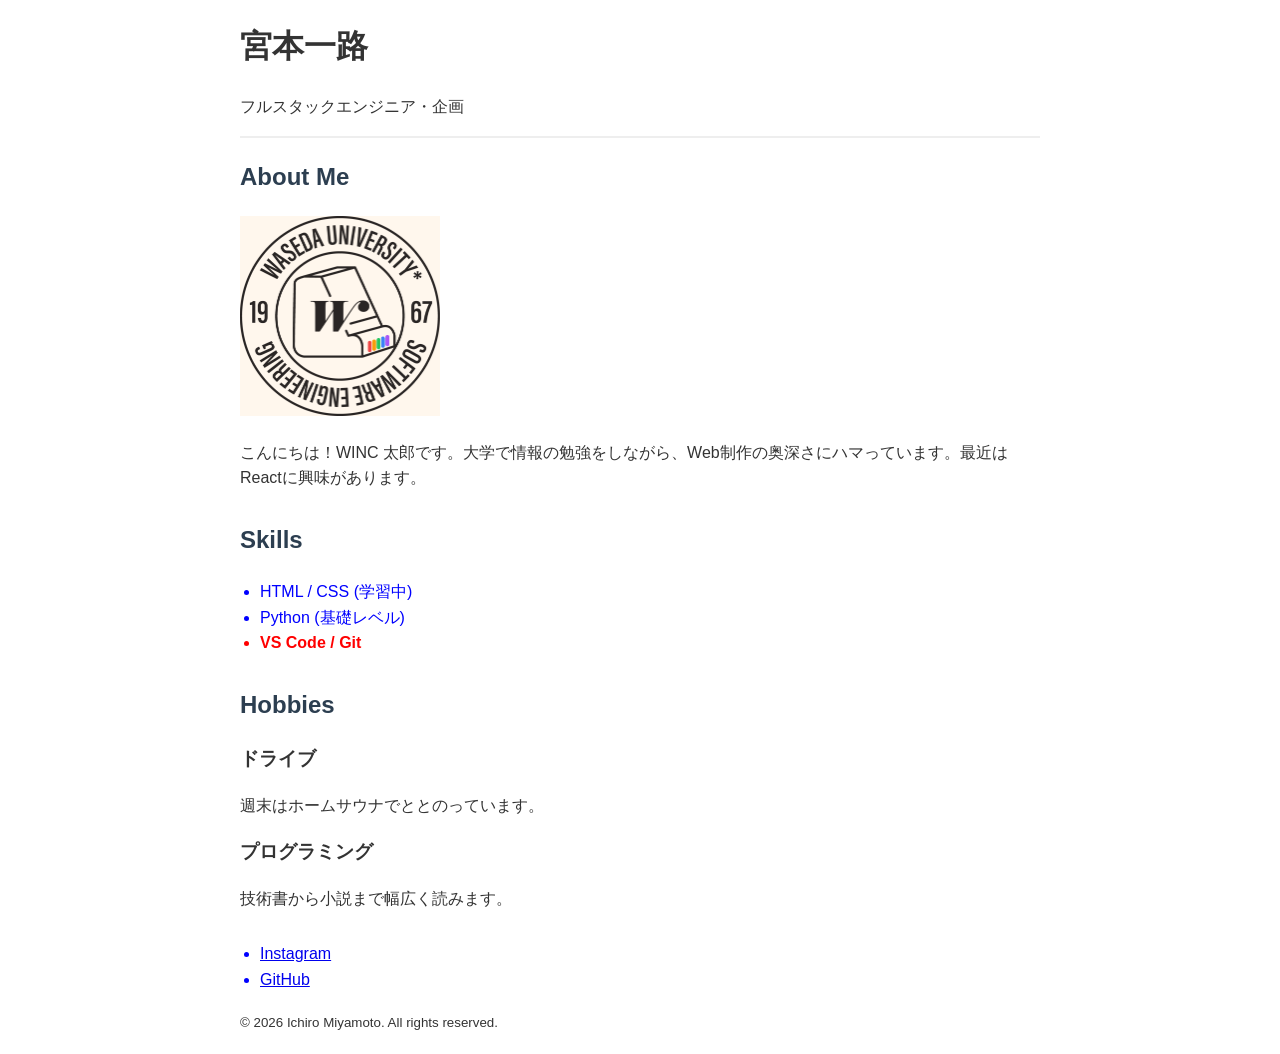
<file: project-core/index.html>
<!DOCTYPE html>
<html lang="ja">
<head>
    <meta charset="UTF-8">
    <meta name="viewport" content="width=device-width, initial-scale=1.0">
    <title>Ichiro Miyamoto | Identity Card</title>
    <link rel="stylesheet" href="style.css">
</head>
<body>
    <header>
        <h1>宮本一路</h1>
        <p>フルスタックエンジニア・企画</p>
    </header>

    <main>
        <section id="about">
            <h2>About Me</h2>
            <img src="badge-colored@4x.png" alt="宮本一路の写真" class="profile-pic" width="200" height="200">
            <p>こんにちは！WINC 太郎です。大学で情報の勉強をしながら、Web制作の奥深さにハマっています。最近はReactに興味があります。</p>
        </section>

        <section id="skills">
            <h2>Skills</h2>
            <ul>
                <li>HTML / CSS (学習中)</li>
                <li>Python (基礎レベル)</li>
                <li class="important-skill">VS Code / Git</li>
            </ul>
        </section>

        <section id="hobbies">
            <h2>Hobbies</h2>
            <article>
                <h3>ドライブ</h3>
                <p>週末はホームサウナでととのっています。</p>
            </article>
            <article>
                <h3>プログラミング</h3>
                <p>技術書から小説まで幅広く読みます。</p>
            </article>
        </section>
    </main>

    <footer>
        <nav>
            <ul>
                <li><a href="https://instagram.com/ichi1.9adgjm_">Instagram</a></li>
                <li><a href="https://github.com/ichiro16go">GitHub</a></li>
            </ul>
        </nav>
        <p><small>&copy; 2026 Ichiro Miyamoto. All rights reserved.</small></p>
    </footer>
</body>
</html>
</file>
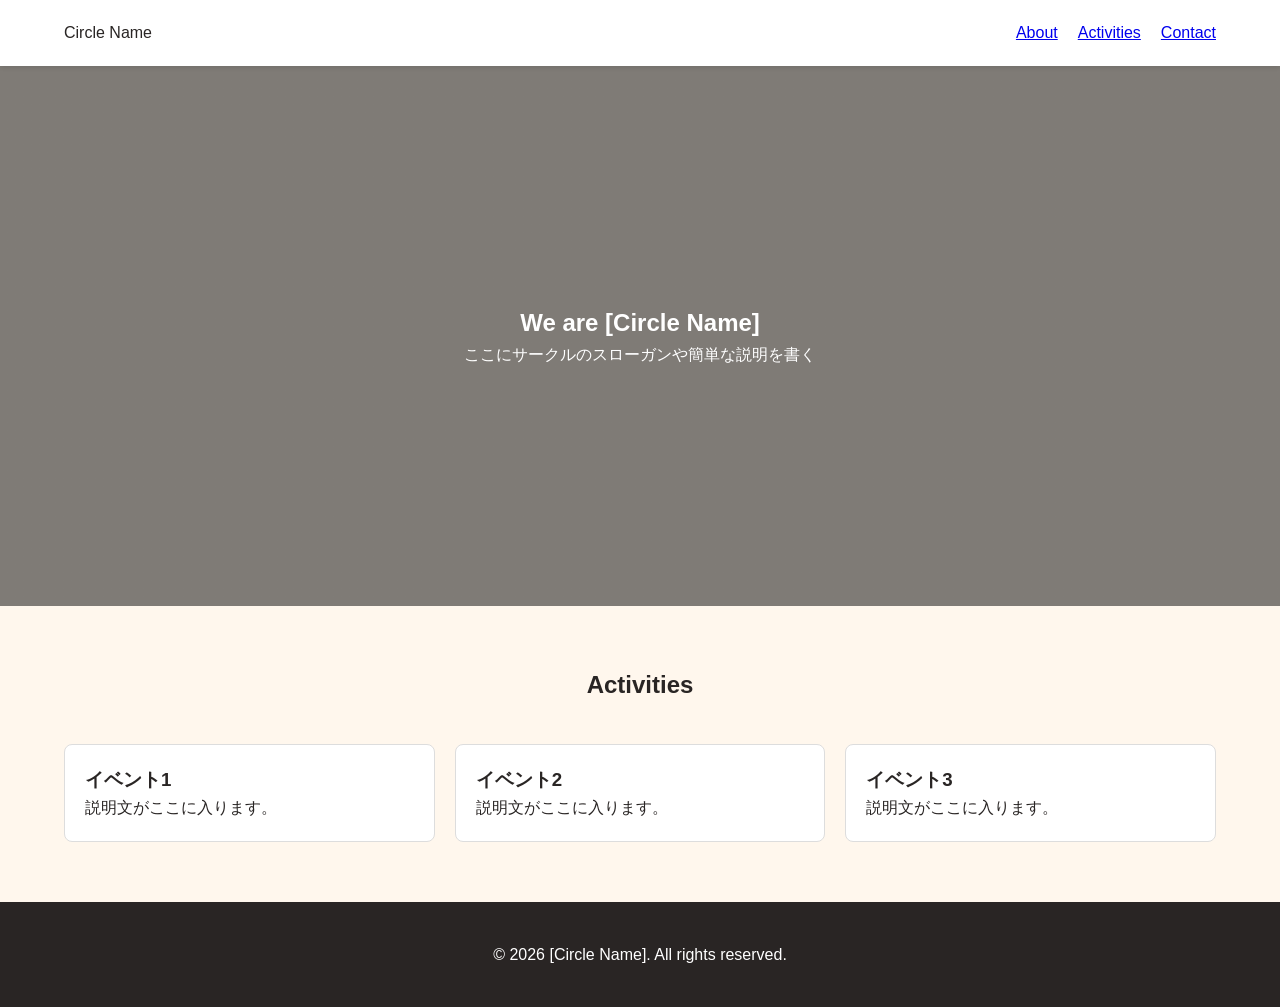
<file: milestones/group-work-starter/index.html>
<!DOCTYPE html>
<html lang="ja">
<head>
    <meta charset="UTF-8">
    <meta name="viewport" content="width=device-width, initial-scale=1.0">
    <title>【Template】サークルHP</title>
    <link rel="stylesheet" href="style.css">
    <!-- Google Fonts など、好みのフォントをここに追加 -->
</head>
<body>

    <!-- [Rebuttal: なぜ header タグを使うのか？] 
         単なる div ではなく、文書の「頭」であることを検索エンジンや支援技術に伝えるため。-->
    <header class="header">
        <div class="logo">Circle Name</div>
        <nav class="nav">
            <ul class="nav-list">
                <li><a href="#">About</a></li>
                <li><a href="#">Activities</a></li>
                <li><a href="#">Contact</a></li>
            </ul>
        </nav>
    </header>

    <main>
        <!-- ヒーローセクション: キャッチコピーと背景画像 -->
        <section class="hero">
            <h1>We are [Circle Name]</h1>
            <p>ここにサークルのスローガンや簡単な説明を書く</p>
        </section>

        <!-- アクティビティ: Gridレイアウトの練習に最適 -->
        <section class="activities">
            <h2 class="section-title">Activities</h2>
            <div class="activity-grid">
                <div class="card">
                    <h3>イベント1</h3>
                    <p>説明文がここに入ります。</p>
                </div>
                <div class="card">
                    <h3>イベント2</h3>
                    <p>説明文がここに入ります。</p>
                </div>
                <div class="card">
                    <h3>イベント3</h3>
                    <p>説明文がここに入ります。</p>
                </div>
            </div>
        </section>
    </main>

    <footer class="footer">
        <p>&copy; 2026 [Circle Name]. All rights reserved.</p>
    </footer>

</body>
</html>
</file>
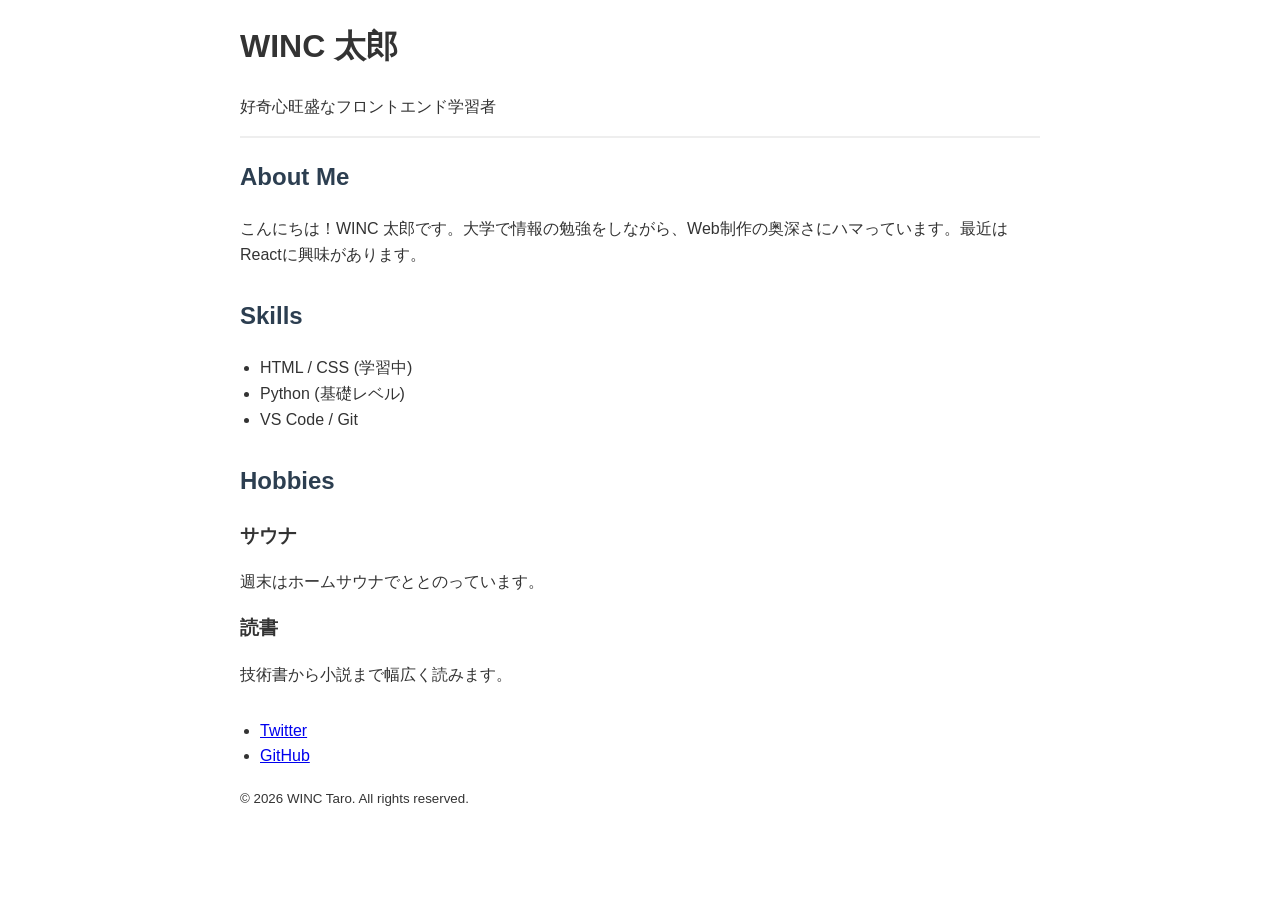
<file: milestones/week-01/index.html>
<!DOCTYPE html>
<html lang="ja">
<head>
    <meta charset="UTF-8">
    <meta name="viewport" content="width=device-width, initial-scale=1.0">
    <title>WINC Taro | Identity Card</title>
    <link rel="stylesheet" href="style.css">
</head>
<body>
    <header>
        <h1>WINC 太郎</h1>
        <p>好奇心旺盛なフロントエンド学習者</p>
    </header>

    <main>
        <section id="about">
            <h2>About Me</h2>
            <p>こんにちは！WINC 太郎です。大学で情報の勉強をしながら、Web制作の奥深さにハマっています。最近はReactに興味があります。</p>
        </section>

        <section id="skills">
            <h2>Skills</h2>
            <ul>
                <li>HTML / CSS (学習中)</li>
                <li>Python (基礎レベル)</li>
                <li>VS Code / Git</li>
            </ul>
        </section>

        <section id="hobbies">
            <h2>Hobbies</h2>
            <article>
                <h3>サウナ</h3>
                <p>週末はホームサウナでととのっています。</p>
            </article>
            <article>
                <h3>読書</h3>
                <p>技術書から小説まで幅広く読みます。</p>
            </article>
        </section>
    </main>

    <footer>
        <nav>
            <ul>
                <li><a href="https://twitter.com/example">Twitter</a></li>
                <li><a href="https://github.com/example">GitHub</a></li>
            </ul>
        </nav>
        <p><small>&copy; 2026 WINC Taro. All rights reserved.</small></p>
    </footer>
</body>
</html>
</file>
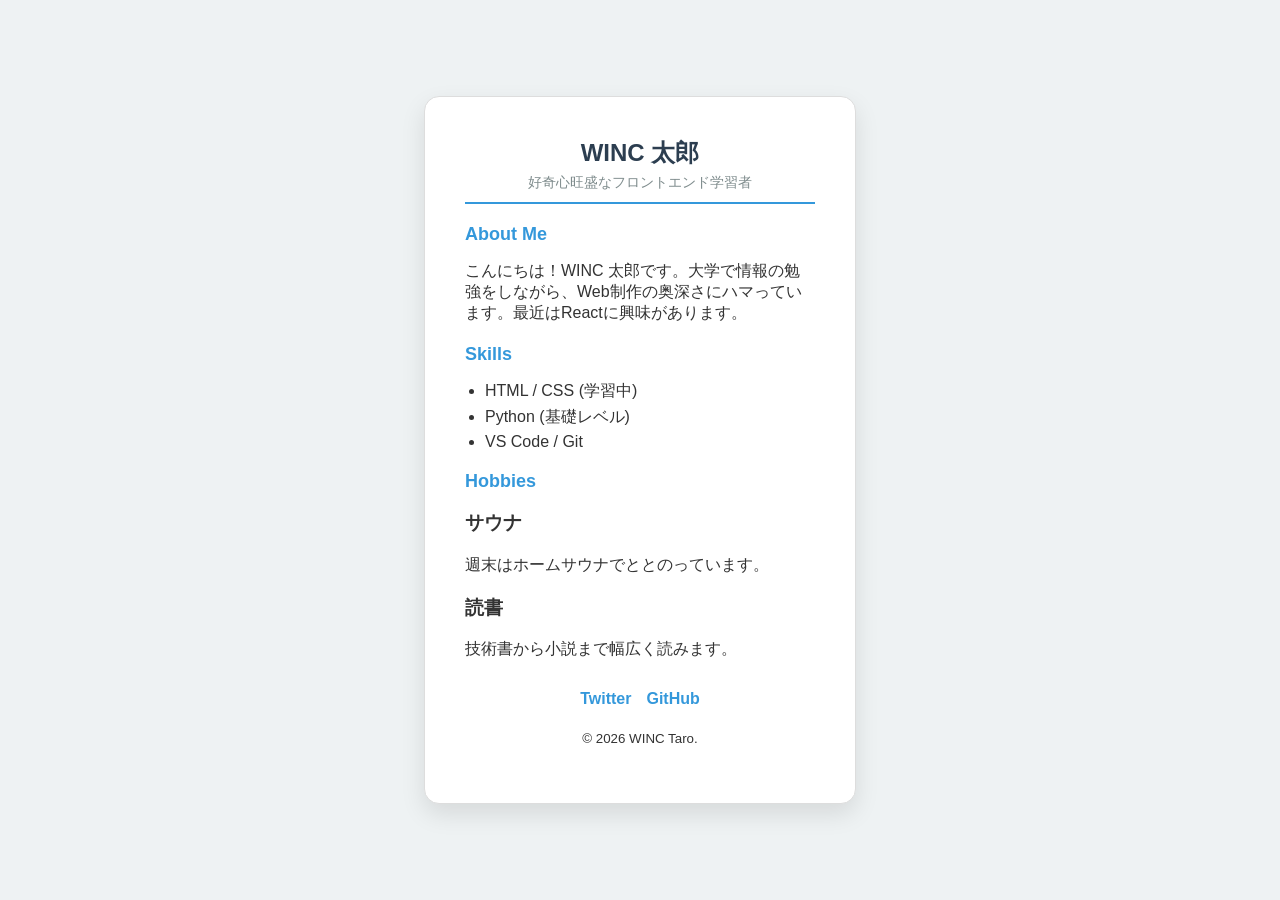
<file: milestones/week-02/index.html>
<!DOCTYPE html>
<html lang="ja">
<head>
    <meta charset="UTF-8">
    <meta name="viewport" content="width=device-width, initial-scale=1.0">
    <title>WINC Taro | Identity Card (Design)</title>
    <link rel="stylesheet" href="style.css">
</head>
<body>
    <!-- [Week 01] 構造をベースに、[Week 02] で装飾を加えています -->
    <div class="card">
        <header>
            <h1>WINC 太郎</h1>
            <p>好奇心旺盛なフロントエンド学習者</p>
        </header>

        <main>
            <section id="about">
                <h2>About Me</h2>
                <p>こんにちは！WINC 太郎です。大学で情報の勉強をしながら、Web制作の奥深さにハマっています。最近はReactに興味があります。</p>
            </section>

            <section id="skills">
                <h2>Skills</h2>
                <ul>
                    <li>HTML / CSS (学習中)</li>
                    <li>Python (基礎レベル)</li>
                    <li>VS Code / Git</li>
                </ul>
            </section>

            <section id="hobbies">
                <h2>Hobbies</h2>
                <article>
                    <h3>サウナ</h3>
                    <p>週末はホームサウナでととのっています。</p>
                </article>
                <article>
                    <h3>読書</h3>
                    <p>技術書から小説まで幅広く読みます。</p>
                </article>
            </section>
        </main>

        <footer>
            <nav>
                <ul class="sns-links">
                    <li><a href="#">Twitter</a></li>
                    <li><a href="#">GitHub</a></li>
                </ul>
            </nav>
            <p><small>&copy; 2026 WINC Taro.</small></p>
        </footer>
    </div>
</body>
</html>
</file>
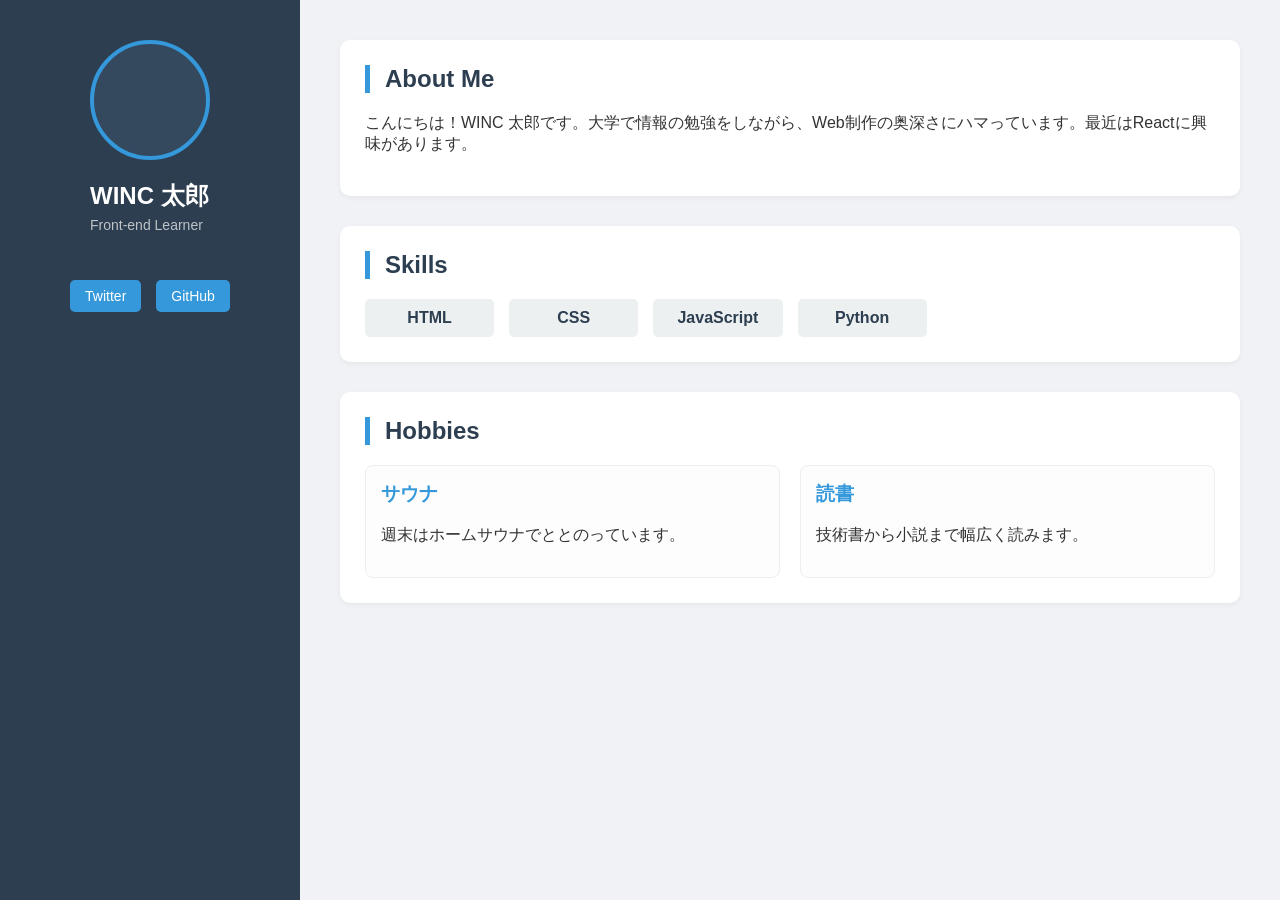
<file: milestones/week-03/index.html>
<!DOCTYPE html>
<html lang="ja">
<head>
    <meta charset="UTF-8">
    <meta name="viewport" content="width=device-width, initial-scale=1.0">
    <title>Dashboard | WINC Taro (Layout)</title>
    <link rel="stylesheet" href="style.css">
</head>
<body>
    <!-- [Week 01-02] カード形式から、[Week 03] でダッシュボード形式（2カラム）へ進化 -->
    <div class="dashboard-container">
        
        <!-- [Week 03 新規追加] サイドバー領域 -->
        <aside class="sidebar">
            <header>
                <div class="avatar"></div>
                <h1>WINC 太郎</h1>
                <p>Front-end Learner</p>
            </header>
            <nav>
                <ul class="sns-links">
                    <li><a href="#">Twitter</a></li>
                    <li><a href="#">GitHub</a></li>
                </ul>
            </nav>
        </aside>

        <!-- メインコンテンツ領域 -->
        <main class="main-content">
            <section id="about">
                <h2>About Me</h2>
                <p>こんにちは！WINC 太郎です。大学で情報の勉強をしながら、Web制作の奥深さにハマっています。最近はReactに興味があります。</p>
            </section>

            <!-- [Week 03 新規追加] CSS Grid を使用したスキルグリッド -->
            <section id="skills">
                <h2>Skills</h2>
                <div class="skills-grid">
                    <div class="skill-item">HTML</div>
                    <div class="skill-item">CSS</div>
                    <div class="skill-item">JavaScript</div>
                    <div class="skill-item">Python</div>
                </div>
            </section>

            <!-- [Week 03 新規追加] Flexbox を使用した横並びカード -->
            <section id="hobbies">
                <h2>Hobbies</h2>
                <div class="hobbies-flex">
                    <article class="hobby-card">
                        <h3>サウナ</h3>
                        <p>週末はホームサウナでととのっています。</p>
                    </article>
                    <article class="hobby-card">
                        <h3>読書</h3>
                        <p>技術書から小説まで幅広く読みます。</p>
                    </article>
                </div>
            </section>
        </main>
    </div>
</body>
</html>
</file>
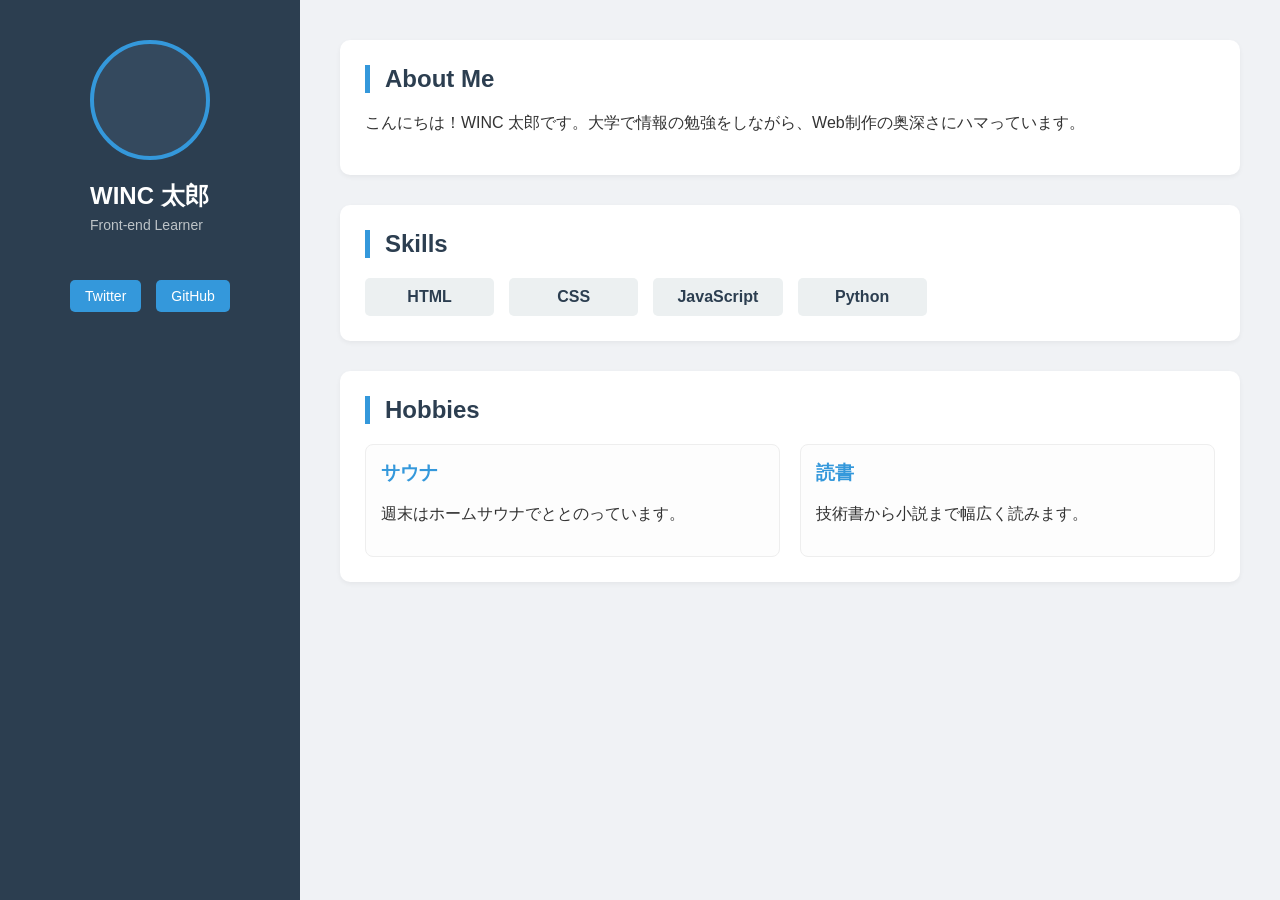
<file: milestones/week-04/index.html>
<!DOCTYPE html>
<html lang="ja">
<head>
    <meta charset="UTF-8">
    <meta name="viewport" content="width=device-width, initial-scale=1.0">
    <title>Dashboard | WINC Taro (Responsive)</title>
    <link rel="stylesheet" href="style.css">
</head>
<body>
    <!-- [Week 01-03] の集大成に、[Week 04] でレスポンシブ対応を追加 -->
    <div class="dashboard-container">
        
        <aside class="sidebar">
            <header>
                <div class="avatar"></div>
                <h1>WINC 太郎</h1>
                <p>Front-end Learner</p>
            </header>
            <nav>
                <ul class="sns-links">
                    <li><a href="#">Twitter</a></li>
                    <li><a href="#">GitHub</a></li>
                </ul>
            </nav>
        </aside>

        <main class="main-content">
            <section id="about">
                <h2>About Me</h2>
                <p>こんにちは！WINC 太郎です。大学で情報の勉強をしながら、Web制作の奥深さにハマっています。</p>
            </section>

            <section id="skills">
                <h2>Skills</h2>
                <div class="skills-grid">
                    <div class="skill-item">HTML</div>
                    <div class="skill-item">CSS</div>
                    <div class="skill-item">JavaScript</div>
                    <div class="skill-item">Python</div>
                </div>
            </section>

            <section id="hobbies">
                <h2>Hobbies</h2>
                <div class="hobbies-flex">
                    <article class="hobby-card">
                        <h3>サウナ</h3>
                        <p>週末はホームサウナでととのっています。</p>
                    </article>
                    <article class="hobby-card">
                        <h3>読書</h3>
                        <p>技術書から小説まで幅広く読みます。</p>
                    </article>
                </div>
            </section>
        </main>
    </div>
</body>
</html>
</file>
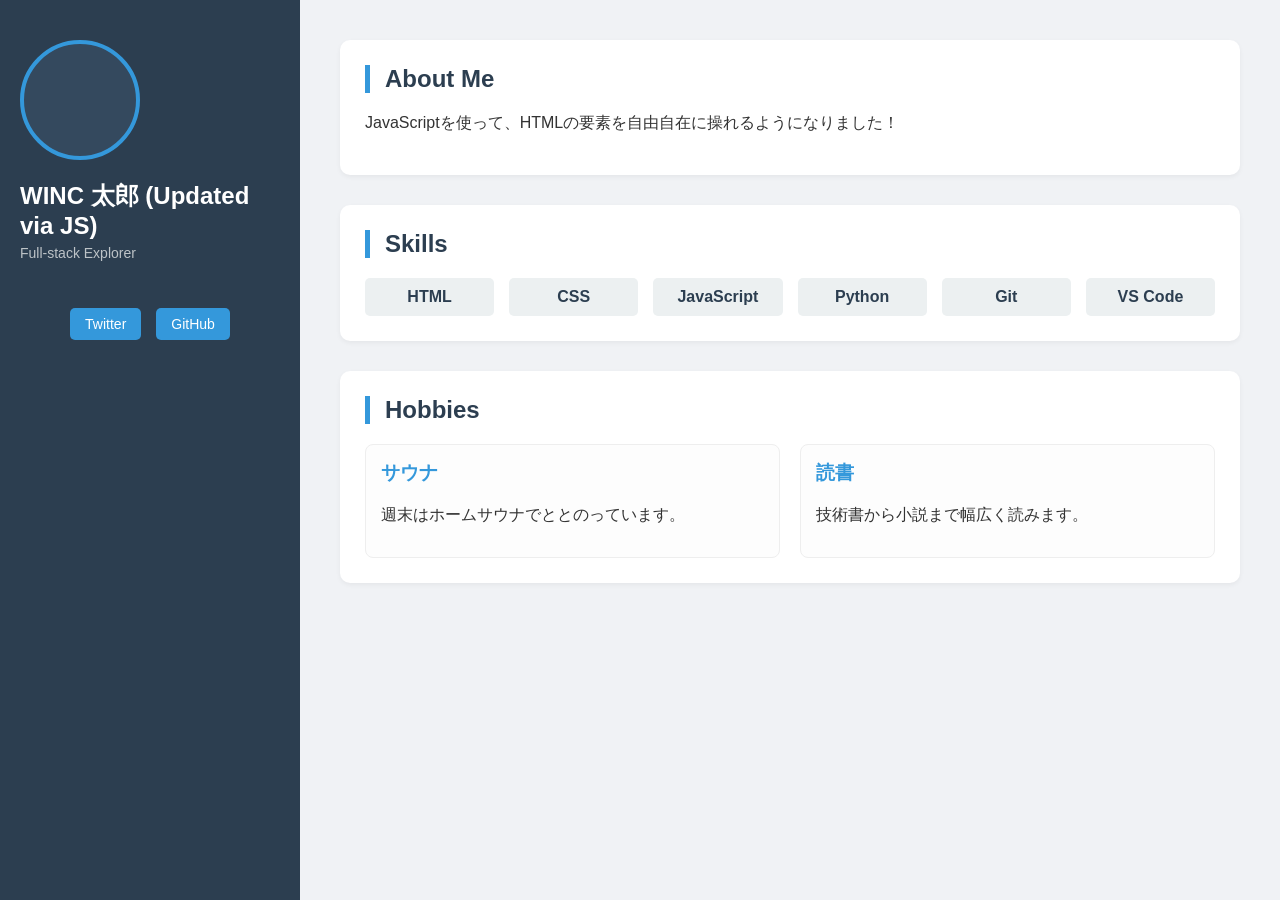
<file: milestones/week-05/index.html>
<!DOCTYPE html>
<html lang="ja">
<head>
    <meta charset="UTF-8">
    <meta name="viewport" content="width=device-width, initial-scale=1.0">
    <title>Dynamic Dashboard | WINC Taro (Week 05)</title>
    <link rel="stylesheet" href="style.css">
    <script src="main.js" defer></script>
</head>
<body>
    <div class="dashboard-container">
        <!-- サイドバー -->
        <aside class="sidebar">
            <header>
                <div class="avatar" id="avatar"></div>
                <h1 id="user-name">Loading...</h1>
                <p id="user-role">Role</p>
            </header>
            <nav>
                <ul class="sns-links">
                    <li><a href="#">Twitter</a></li>
                    <li><a href="#">GitHub</a></li>
                </ul>
            </nav>
        </aside>

        <!-- メインコンテンツ -->
        <main class="main-content">
            <!-- [Week 01-04] からの継承セクション -->
            <section id="about">
                <h2>About Me</h2>
                <p id="about-text">JavaScriptでここを書き換えます。</p>
            </section>

            <section id="skills">
                <h2>Skills</h2>
                <div class="skills-grid" id="skills-list">
                    <!-- [Week 05] JSで項目を追加 -->
                </div>
            </section>

            <section id="hobbies">
                <h2>Hobbies</h2>
                <div class="hobbies-flex">
                    <article class="hobby-card">
                        <h3>サウナ</h3>
                        <p>週末はホームサウナでととのっています。</p>
                    </article>
                    <article class="hobby-card">
                        <h3>読書</h3>
                        <p>技術書から小説まで幅広く読みます。</p>
                    </article>
                </div>
            </section>
        </main>
    </div>
</body>
</html>
</file>
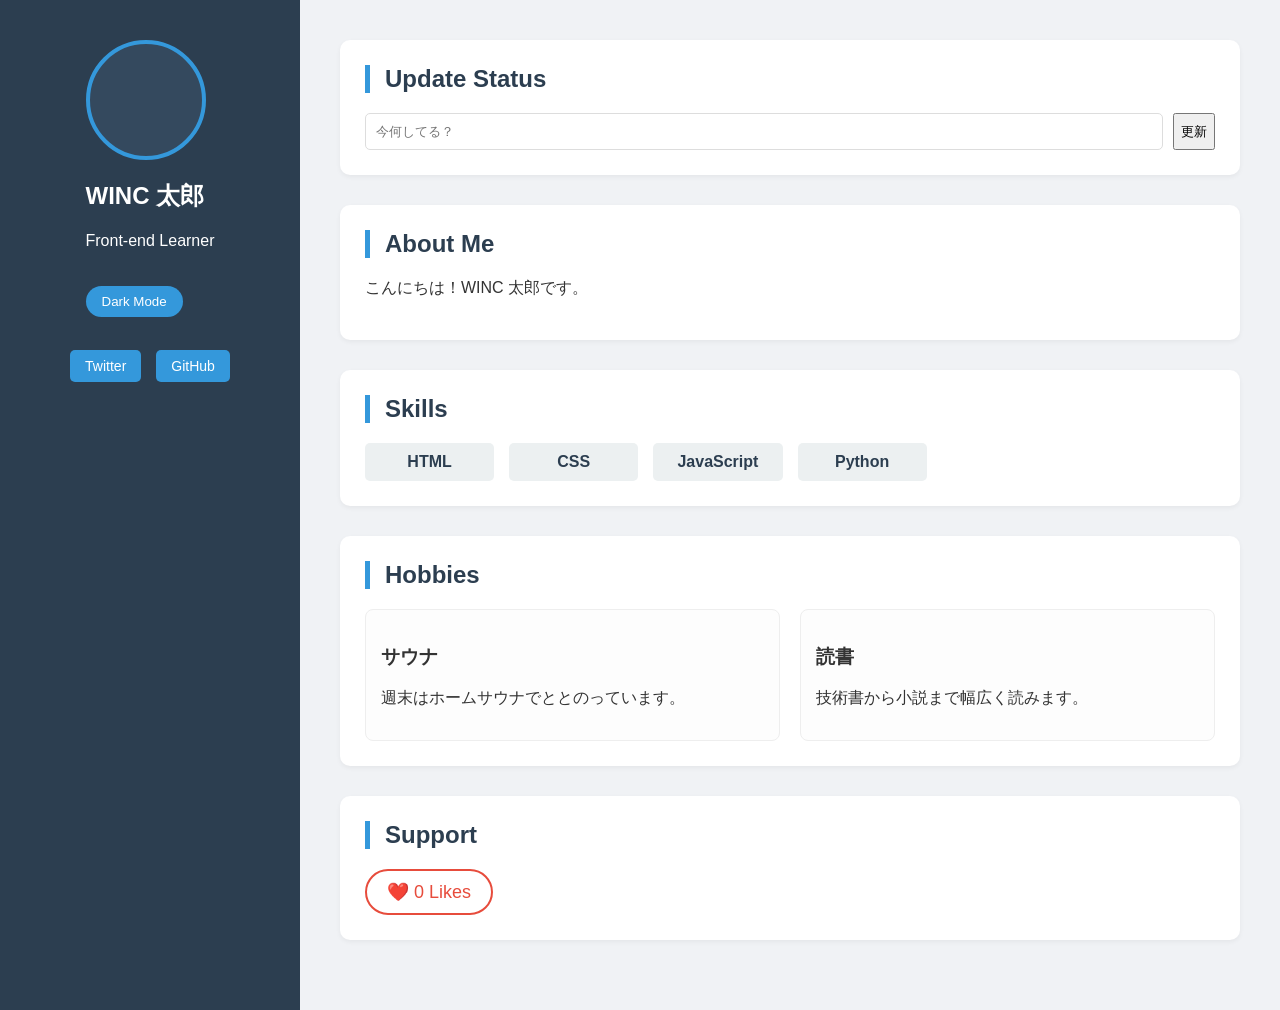
<file: milestones/week-06/index.html>
<!DOCTYPE html>
<html lang="ja">
<head>
    <meta charset="UTF-8">
    <meta name="viewport" content="width=device-width, initial-scale=1.0">
    <title>Interactive Dashboard | WINC Taro (Week 06)</title>
    <link rel="stylesheet" href="style.css">
    <script src="main.js" defer></script>
</head>
<body>
    <div class="dashboard-container">
        <!-- サイドバー -->
        <aside class="sidebar">
            <header>
                <div class="avatar" id="avatar"></div>
                <h1 id="user-name">WINC 太郎</h1>
                <p id="user-role">Front-end Learner</p>
                <!-- [Week 06 新規追加] ダークモードボタン -->
                <button id="theme-toggle">Dark Mode</button>
            </header>
            <nav>
                <ul class="sns-links">
                    <li><a href="#">Twitter</a></li>
                    <li><a href="#">GitHub</a></li>
                </ul>
            </nav>
        </aside>

        <!-- メインコンテンツ -->
        <main class="main-content">
            <!-- [Week 06 新規追加] ステータス更新フォーム -->
            <section id="status-update">
                <h2>Update Status</h2>
                <form id="status-form">
                    <input type="text" id="status-input" placeholder="今何してる？">
                    <button type="submit">更新</button>
                </form>
            </section>

            <section id="about">
                <h2>About Me</h2>
                <p id="about-text">こんにちは！WINC 太郎です。</p>
            </section>

            <section id="skills">
                <h2>Skills</h2>
                <div class="skills-grid" id="skills-list">
                    <!-- JSで動的に追加 -->
                </div>
            </section>

            <section id="hobbies">
                <h2>Hobbies</h2>
                <div class="hobbies-flex">
                    <article class="hobby-card">
                        <h3>サウナ</h3>
                        <p>週末はホームサウナでととのっています。</p>
                    </article>
                    <article class="hobby-card">
                        <h3>読書</h3>
                        <p>技術書から小説まで幅広く読みます。</p>
                    </article>
                </div>
            </section>

            <!-- [Week 06 新規追加] いいねカウンター -->
            <section id="counter-section">
                <h2>Support</h2>
                <button id="like-btn">❤️ <span id="like-count">0</span> Likes</button>
            </section>
        </main>
    </div>
</body>
</html>
</file>
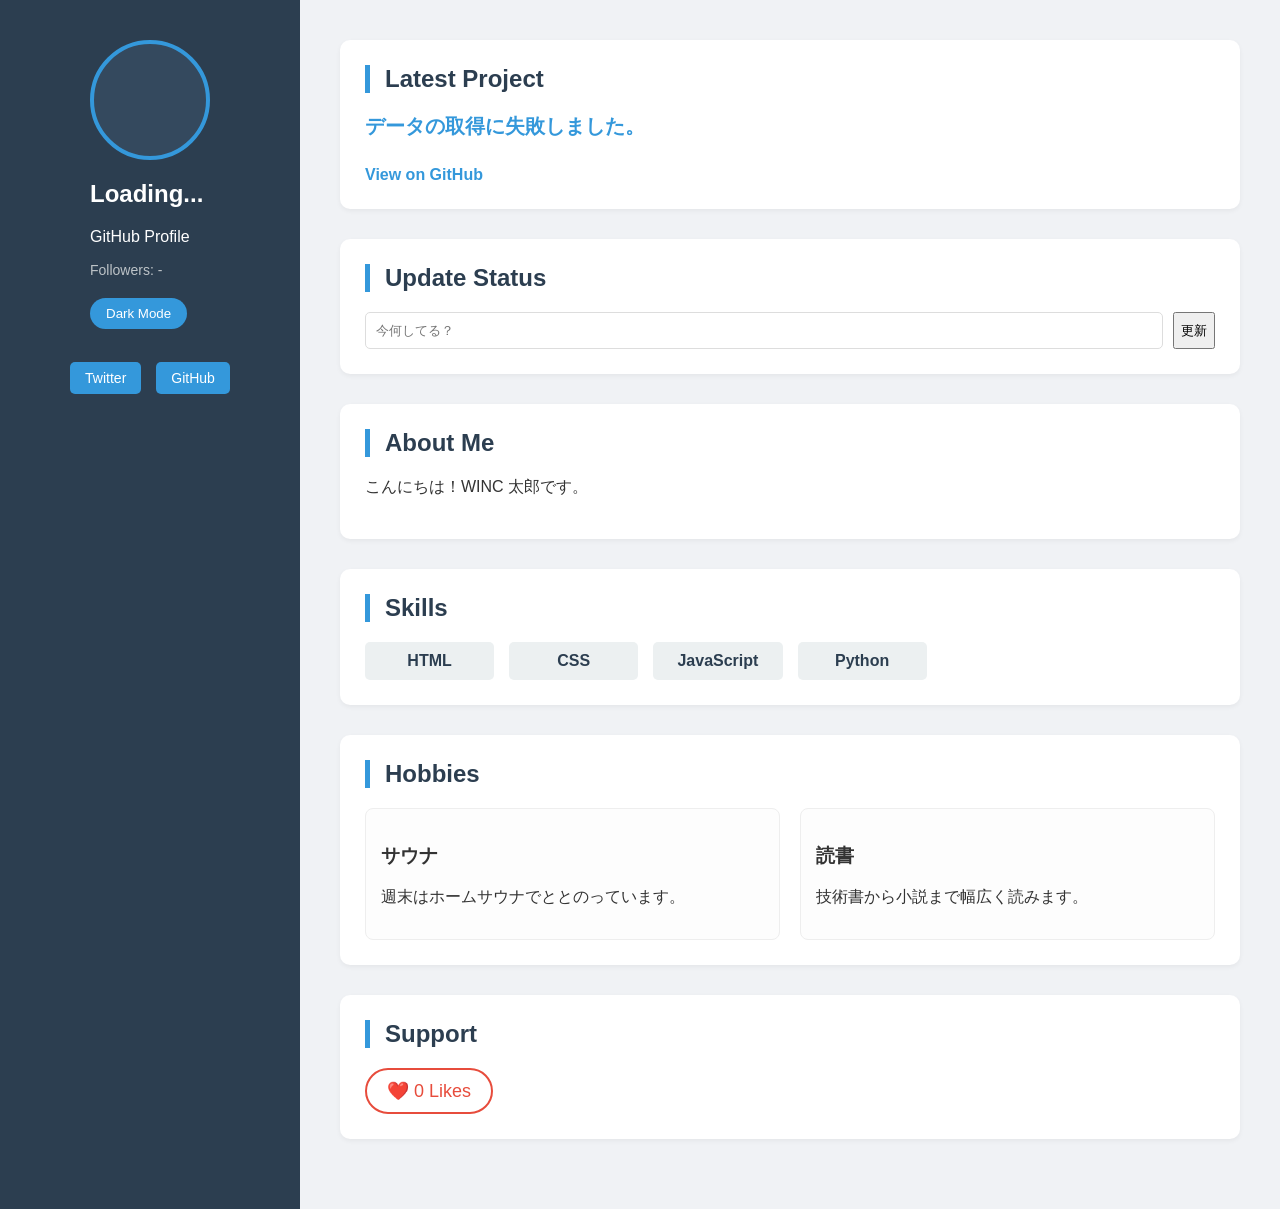
<file: milestones/week-07/index.html>
<!DOCTYPE html>
<html lang="ja">
<head>
    <meta charset="UTF-8">
    <meta name="viewport" content="width=device-width, initial-scale=1.0">
    <title>Live Dashboard | WINC Taro (Week 07)</title>
    <link rel="stylesheet" href="style.css">
    <script src="main.js" defer></script>
</head>
<body>
    <div class="dashboard-container">
        <!-- サイドバー -->
        <aside class="sidebar">
            <header>
                <!-- [Week 07 新規追加] GitHubから画像を取得 -->
                <div class="avatar" id="avatar"></div>
                <h1 id="user-name">Loading...</h1>
                <p id="user-role">GitHub Profile</p>
                <!-- [Week 07 新規追加] 統計情報 -->
                <div id="stats">
                    Followers: <span id="follower-count">-</span>
                </div>
                <button id="theme-toggle">Dark Mode</button>
            </header>
            <nav>
                <ul class="sns-links">
                    <li><a href="#">Twitter</a></li>
                    <li><a href="#">GitHub</a></li>
                </ul>
            </nav>
        </aside>

        <!-- メインコンテンツ -->
        <main class="main-content">
            <!-- [Week 07 新規追加] GitHub リポジトリセクション -->
            <section id="github-repos">
                <h2>Latest Project</h2>
                <div id="repo-name">読み込み中...</div>
                <p id="repo-description"></p>
                <a id="repo-link" href="#" target="_blank">View on GitHub</a>
            </section>

            <section id="status-update">
                <h2>Update Status</h2>
                <form id="status-form">
                    <input type="text" id="status-input" placeholder="今何してる？">
                    <button type="submit">更新</button>
                </form>
            </section>

            <section id="about">
                <h2>About Me</h2>
                <p id="about-text">こんにちは！WINC 太郎です。</p>
            </section>

            <section id="skills">
                <h2>Skills</h2>
                <div class="skills-grid" id="skills-list">
                    <!-- [Week 05] からの継承 -->
                </div>
            </section>

            <section id="hobbies">
                <h2>Hobbies</h2>
                <div class="hobbies-flex">
                    <article class="hobby-card">
                        <h3>サウナ</h3>
                        <p>週末はホームサウナでととのっています。</p>
                    </article>
                    <article class="hobby-card">
                        <h3>読書</h3>
                        <p>技術書から小説まで幅広く読みます。</p>
                    </article>
                </div>
            </section>

            <section id="counter-section">
                <h2>Support</h2>
                <button id="like-btn">❤️ <span id="like-count">0</span> Likes</button>
            </section>
        </main>
    </div>
</body>
</html>
</file>
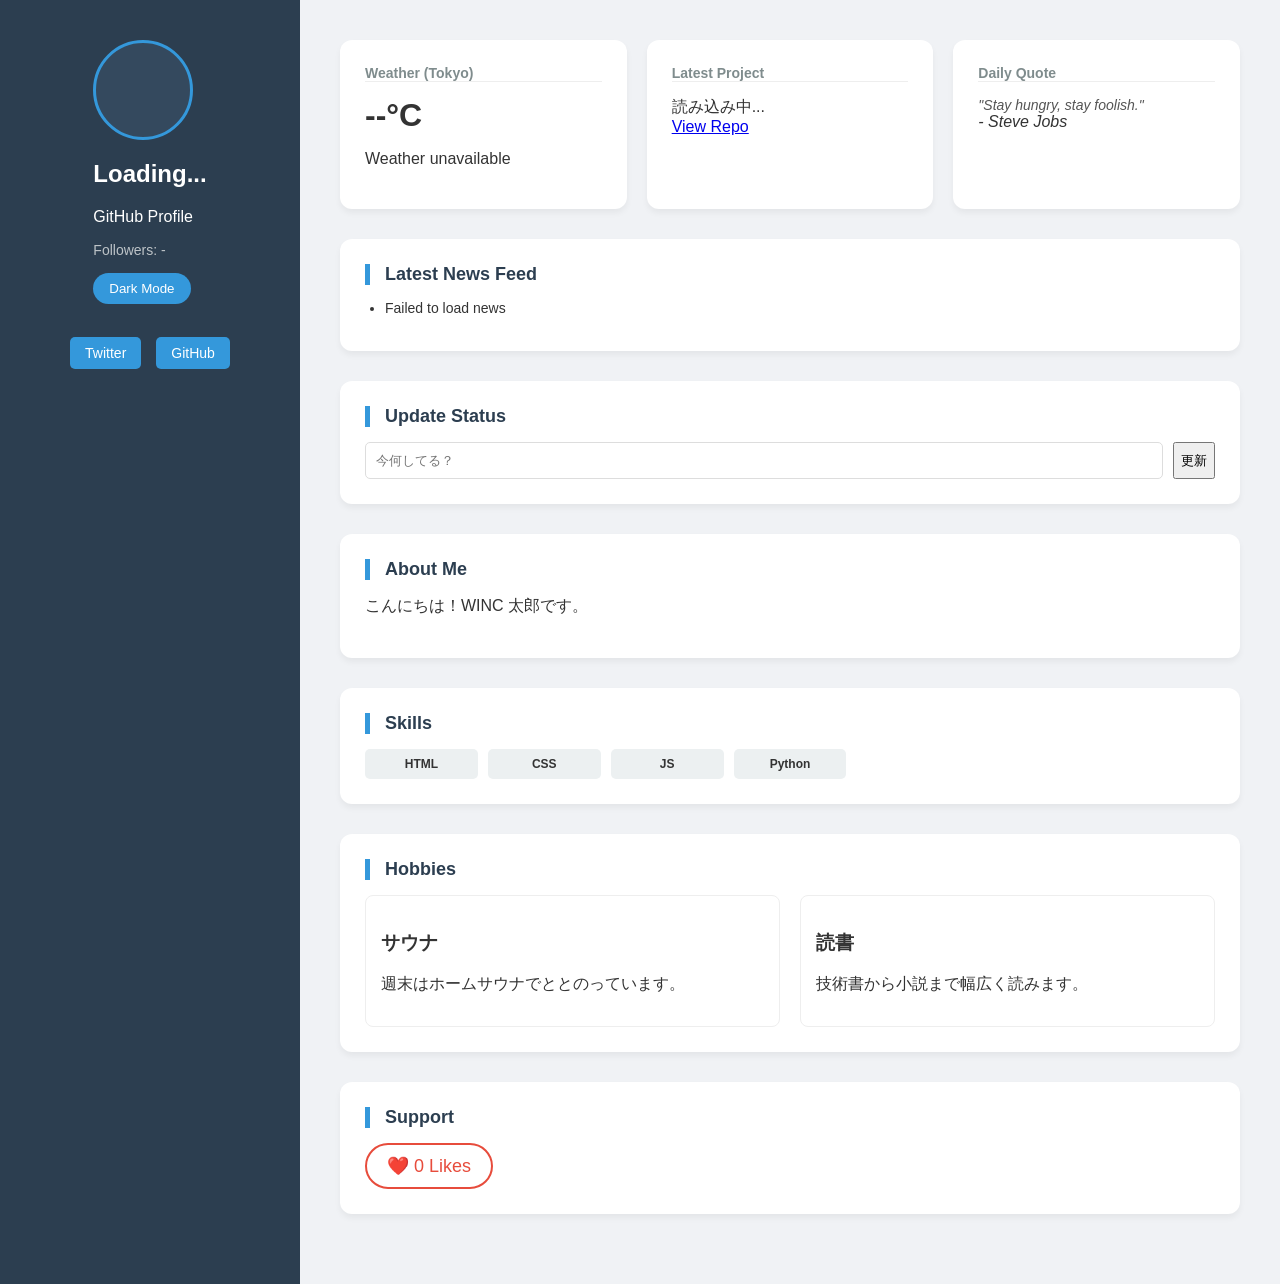
<file: milestones/week-08/index.html>
<!DOCTYPE html>
<html lang="ja">
<head>
    <meta charset="UTF-8">
    <meta name="viewport" content="width=device-width, initial-scale=1.0">
    <title>Widget Dashboard | WINC Taro (Week 08)</title>
    <link rel="stylesheet" href="style.css">
    <script src="main.js" defer></script>
</head>
<body>
    <div class="dashboard-container">
        <!-- サイドバー -->
        <aside class="sidebar">
            <header>
                <div class="avatar" id="avatar"></div>
                <h1 id="user-name">Loading...</h1>
                <p id="user-role">GitHub Profile</p>
                <div id="stats">
                    Followers: <span id="follower-count">-</span>
                </div>
                <button id="theme-toggle">Dark Mode</button>
            </header>
            <nav>
                <ul class="sns-links">
                    <li><a href="#">Twitter</a></li>
                    <li><a href="#">GitHub</a></li>
                </ul>
            </nav>
        </aside>

        <!-- メインコンテンツ -->
        <main class="main-content">
            <!-- [Week 08 新規追加] ウィジェットエリア -->
            <div class="widget-grid">
                
                <!-- 天気ウィジェット -->
                <section class="widget" id="weather-widget">
                    <h2>Weather (Tokyo)</h2>
                    <div class="widget-content">
                        <p id="temp">--°C</p>
                        <p id="condition">Loading...</p>
                    </div>
                </section>

                <!-- GitHub 最新リポジトリ (Week 07 から継承してウィジェット化) -->
                <section class="widget" id="github-widget">
                    <h2>Latest Project</h2>
                    <div id="repo-name">読み込み中...</div>
                    <a id="repo-link" href="#" target="_blank">View Repo</a>
                </section>

                <!-- 名言ウィジェット (Week 08 新規追加) -->
                <section class="widget" id="quote-widget">
                    <h2>Daily Quote</h2>
                    <div class="widget-content">
                        <blockquote id="quote-text">"Patience is key."</blockquote>
                        <cite id="quote-author">- Unknown</cite>
                    </div>
                </section>
            </div>

            <!-- [Week 08 新規追加] ニュースセクション -->
            <section id="news-section">
                <h2>Latest News Feed</h2>
                <ul id="news-list">
                    <li>Loading news...</li>
                </ul>
            </section>

            <!-- [Week 06] からの継承 -->
            <section id="status-update">
                <h2>Update Status</h2>
                <form id="status-form">
                    <input type="text" id="status-input" placeholder="今何してる？">
                    <button type="submit">更新</button>
                </form>
            </section>

            <section id="about">
                <h2>About Me</h2>
                <p id="about-text">こんにちは！WINC 太郎です。</p>
            </section>

            <section id="skills">
                <h2>Skills</h2>
                <div class="skills-grid" id="skills-list"></div>
            </section>

            <section id="hobbies">
                <h2>Hobbies</h2>
                <div class="hobbies-flex">
                    <article class="hobby-card">
                        <h3>サウナ</h3>
                        <p>週末はホームサウナでととのっています。</p>
                    </article>
                    <article class="hobby-card">
                        <h3>読書</h3>
                        <p>技術書から小説まで幅広く読みます。</p>
                    </article>
                </div>
            </section>

            <section id="counter-section">
                <h2>Support</h2>
                <button id="like-btn">❤️ <span id="like-count">0</span> Likes</button>
            </section>
        </main>
    </div>
</body>
</html>
</file>
<file: project-core/style.css>
/* Week 01: 構造の作成 (CSSは最小限) */

body {
    font-family: sans-serif;
    line-height: 1.6;
    max-width: 800px;
    margin: 20px auto;
    padding: 0 20px;
    color: #333;
}

header {
    border-bottom: 2px solid #eee;
    margin-bottom: 20px;
}

section {
    margin-bottom: 30px;
}

h2 {
    color: #2c3e50;
}

ul {
    padding-left: 20px;
}
li{
    color:blue;
}

.important-skill{
    color: red;
    font-weight: bold;
}
</file>
<file: milestones/group-work-starter/style.css>
/* ==========================================================================
   CSS 変数 (Design Tokens)
   [Rebuttal: なぜ変数を使うのか？]
   色を直接 16 進数で書き込むと、後で「やっぱり青系に変えたい」となった時に
   全行修正する手間（計算コストとミス）が発生するため。
   ========================================================================== */
:root {
    --primary-color: #ea580c; /* サークルのテーマカラー */
    --text-color: #292524;
    --bg-color: #fff7ed;
    --card-bg: #ffffff;
    --gap: 20px;
}

/* 全体設定 */
* {
    margin: 0;
    padding: 0;
    box-sizing: border-box; /* [Critical] これがないと padding でサイズが狂う */
}

body {
    font-family: sans-serif;
    line-height: 1.6;
    color: var(--text-color);
    background-color: var(--bg-color);
}

/* ==========================================================================
   レイアウト (Flexbox & Grid)
   ========================================================================== */

/* ヘッダー: 横並び (Flexbox) */
.header {
    display: flex;
    justify-content: space-between;
    align-items: center;
    padding: 20px 5%;
    background-color: var(--card-bg);
    box-shadow: 0 2px 5px rgba(0,0,0,0.1);
}

.nav-list {
    display: flex;
    list-style: none;
    gap: var(--gap);
}

/* ヒーローエリア */
.hero {
    height: 60vh;
    display: flex;
    flex-direction: column;
    justify-content: center;
    align-items: center;
    text-align: center;
    background: linear-gradient(rgba(0,0,0,0.5), rgba(0,0,0,0.5)), url('https://via.placeholder.com/1200x600');
    background-size: cover;
    color: white;
}

/* アクティビティセクション: 面の配置 (Grid) */
.activities {
    padding: 60px 5%;
}

.section-title {
    text-align: center;
    margin-bottom: 40px;
}

.activity-grid {
    display: grid;
    /* [Rebuttal: なぜ 1fr ではなく 300px 固定にしないのか？]
       画面幅に応じて柔軟に伸び縮みさせることで、ある程度のレスポンシブ性を
       メディアクエリなしで確保するため。 */
    grid-template-columns: repeat(auto-fit, minmax(280px, 1fr));
    gap: var(--gap);
}

/* カードのデザイン */
.card {
    background-color: var(--card-bg);
    padding: 20px;
    border-radius: 8px;
    border: 1px solid #ddd;
    transition: transform 0.3s;
}

.card:hover {
    transform: translateY(-5px);
}

/* フッター */
.footer {
    text-align: center;
    padding: 40px;
    background-color: var(--text-color);
    color: white;
}
</file>
<file: milestones/week-01/style.css>
/* Week 01: 構造の作成 (CSSは最小限) */

body {
    font-family: sans-serif;
    line-height: 1.6;
    max-width: 800px;
    margin: 20px auto;
    padding: 0 20px;
    color: #333;
}

header {
    border-bottom: 2px solid #eee;
    margin-bottom: 20px;
}

section {
    margin-bottom: 30px;
}

h2 {
    color: #2c3e50;
}

ul {
    padding-left: 20px;
}
</file>
<file: milestones/week-02/style.css>
/* [Week 01] 基本設定を引き継ぎつつ、[Week 02] で詳細なデザインを適用 */

body {
    background-color: #eef2f3;
    font-family: 'Helvetica Neue', Arial, sans-serif;
    color: #333;
    display: flex;
    justify-content: center;
    align-items: center;
    min-height: 100vh;
    margin: 0;
}

/* --- [Week 02 新規追加] カードの装飾 --- */
.card {
    background-color: #ffffff;
    width: 350px;
    padding: 40px;
    border-radius: 15px; /* 角丸 */
    box-shadow: 0 10px 25px rgba(0, 0, 0, 0.1); /* 影 */
    border: 1px solid #ddd;
}

header {
    text-align: center;
    border-bottom: 2px solid #3498db;
    margin-bottom: 20px;
    padding-bottom: 10px;
}

h1 {
    margin: 0;
    font-size: 24px;
    color: #2c3e50;
}

header p {
    margin: 5px 0 0;
    color: #7f8c8d;
    font-size: 14px;
}

section h2 {
    font-size: 18px;
    color: #3498db;
    margin-top: 20px;
}

ul {
    padding-left: 20px;
}

li {
    margin-bottom: 5px;
}

footer {
    margin-top: 30px;
    text-align: center;
}

.sns-links {
    list-style: none;
    padding: 0;
    display: flex;
    justify-content: center;
    gap: 15px;
}

.sns-links a {
    text-decoration: none;
    color: #3498db;
    font-weight: bold;
}

.sns-links a:hover {
    color: #2980b9;
}
</file>
<file: milestones/week-03/style.css>
/* [Week 01-02] の基本装飾を引き継ぎつつ、[Week 03] でレイアウト手法を適用 */

* {
    box-sizing: border-box;
}

body {
    margin: 0;
    font-family: 'Helvetica Neue', Arial, sans-serif;
    background-color: #f0f2f5;
    color: #333;
}

/* --- [Week 03 新規追加] CSS Grid による 2カラム構成 --- */
.dashboard-container {
    display: grid;
    grid-template-columns: 300px 1fr;
    min-height: 100vh;
}

/* --- [Week 03 新規追加] サイドバーの配置 (Flexbox) --- */
.sidebar {
    background-color: #2c3e50;
    color: white;
    padding: 40px 20px;
    display: flex;
    flex-direction: column;
    align-items: center;
}

.avatar {
    width: 120px;
    height: 120px;
    background-color: #34495e;
    border-radius: 50%;
    margin-bottom: 20px;
    border: 4px solid #3498db;
}

.sidebar h1 {
    font-size: 24px;
    margin: 0;
}

.sidebar p {
    color: #bdc3c7;
    font-size: 14px;
    margin-top: 5px;
}

.sns-links {
    list-style: none;
    padding: 0;
    margin-top: 40px;
    display: flex;
    gap: 15px;
}

.sns-links a {
    color: white;
    text-decoration: none;
    background-color: #3498db;
    padding: 8px 15px;
    border-radius: 5px;
    font-size: 14px;
    transition: background-color 0.3s;
}

.sns-links a:hover {
    background-color: #2980b9;
}

/* --- メインコンテンツ --- */
.main-content {
    padding: 40px;
}

section {
    background-color: white;
    padding: 25px;
    border-radius: 10px;
    margin-bottom: 30px;
    box-shadow: 0 2px 5px rgba(0,0,0,0.05);
}

h2 {
    margin-top: 0;
    color: #2c3e50;
    border-left: 5px solid #3498db;
    padding-left: 15px;
}

/* --- [Week 03 新規追加] CSS Grid によるタイル状配置 --- */
.skills-grid {
    display: grid;
    grid-template-columns: repeat(auto-fill, minmax(120px, 1fr));
    gap: 15px;
}

.skill-item {
    background-color: #ecf0f1;
    padding: 10px;
    text-align: center;
    border-radius: 5px;
    font-weight: bold;
    color: #2c3e50;
}

/* --- [Week 03 新規追加] Flexbox によるカード横並び --- */
.hobbies-flex {
    display: flex;
    gap: 20px;
}

.hobby-card {
    flex: 1;
    background-color: #fdfdfd;
    border: 1px solid #eee;
    padding: 15px;
    border-radius: 8px;
}

.hobby-card h3 {
    margin-top: 0;
    color: #3498db;
}
</file>
<file: milestones/week-04/style.css>
/* [Week 01-03] のスタイルを継承し、[Week 04] でレスポンシブ対応 */

* {
    box-sizing: border-box;
}

body {
    margin: 0;
    font-family: 'Helvetica Neue', Arial, sans-serif;
    background-color: #f0f2f5;
    color: #333;
}

/* --- [Week 03] PC用 2カラムレイアウト --- */
.dashboard-container {
    display: grid;
    grid-template-columns: 300px 1fr;
    min-height: 100vh;
}

.sidebar {
    background-color: #2c3e50;
    color: white;
    padding: 40px 20px;
    display: flex;
    flex-direction: column;
    align-items: center;
}

.avatar {
    width: 120px;
    height: 120px;
    background-color: #34495e;
    border-radius: 50%;
    margin-bottom: 20px;
    border: 4px solid #3498db;
}

.sidebar h1 {
    font-size: 24px;
    margin: 0;
}

.sidebar p {
    color: #bdc3c7;
    font-size: 14px;
    margin-top: 5px;
}

.sns-links {
    list-style: none;
    padding: 0;
    margin-top: 40px;
    display: flex;
    gap: 15px;
}

.sns-links a {
    color: white;
    text-decoration: none;
    background-color: #3498db;
    padding: 8px 15px;
    border-radius: 5px;
    font-size: 14px;
    transition: background-color 0.3s;
}

.sns-links a:hover {
    background-color: #2980b9;
}

.main-content {
    padding: 40px;
}

section {
    background-color: white;
    padding: 25px;
    border-radius: 10px;
    margin-bottom: 30px;
    box-shadow: 0 2px 5px rgba(0,0,0,0.05);
}

h2 {
    margin-top: 0;
    color: #2c3e50;
    border-left: 5px solid #3498db;
    padding-left: 15px;
}

.skills-grid {
    display: grid;
    grid-template-columns: repeat(auto-fill, minmax(120px, 1fr));
    gap: 15px;
}

.skill-item {
    background-color: #ecf0f1;
    padding: 10px;
    text-align: center;
    border-radius: 5px;
    font-weight: bold;
    color: #2c3e50;
}

.hobbies-flex {
    display: flex;
    gap: 20px;
}

.hobby-card {
    flex: 1;
    background-color: #fdfdfd;
    border: 1px solid #eee;
    padding: 15px;
    border-radius: 8px;
}

.hobby-card h3 {
    margin-top: 0;
    color: #3498db;
}

/* --- [Week 04 新規追加] レスポンシブ対応 (スマホ向け) --- */
@media (max-width: 768px) {
    .dashboard-container {
        grid-template-columns: 1fr; /* 1カラムにする */
    }

    .sidebar {
        padding: 30px 20px;
    }

    .avatar {
        width: 100px;
        height: 100px;
    }

    .main-content {
        padding: 20px;
    }

    .hobbies-flex {
        flex-direction: column; /* 趣味カードも縦に並べる */
    }

    section {
        padding: 20px;
    }
}
</file>
<file: milestones/week-05/style.css>
/* [Phase 1] の完成形をベースに、Phase 2 のための共通スタイルを定義 */

* {
    box-sizing: border-box;
    transition: background-color 0.3s, color 0.3s;
}

body {
    margin: 0;
    font-family: 'Helvetica Neue', Arial, sans-serif;
    background-color: #f0f2f5;
    color: #333;
}

.dashboard-container {
    display: grid;
    grid-template-columns: 300px 1fr;
    min-height: 100vh;
}

/* --- サイドバー (Week 03 から継承) --- */
.sidebar {
    background-color: #2c3e50;
    color: white;
    padding: 40px 20px;
    display: flex;
    flex-direction: column;
    align-items: center;
}

.avatar {
    width: 120px;
    height: 120px;
    background-color: #34495e;
    border-radius: 50%;
    margin-bottom: 20px;
    border: 4px solid #3498db;
    background-size: cover;
    background-position: center;
}

.sidebar h1 {
    font-size: 24px;
    margin: 0;
}

.sidebar p {
    color: #bdc3c7;
    font-size: 14px;
    margin-top: 5px;
}

.sns-links {
    list-style: none;
    padding: 0;
    margin-top: 40px;
    display: flex;
    gap: 15px;
}

.sns-links a {
    color: white;
    text-decoration: none;
    background-color: #3498db;
    padding: 8px 15px;
    border-radius: 5px;
    font-size: 14px;
}

.sns-links a:hover {
    background-color: #2980b9;
}

/* --- メインコンテンツ --- */
.main-content {
    padding: 40px;
}

section {
    background-color: white;
    padding: 25px;
    border-radius: 10px;
    margin-bottom: 30px;
    box-shadow: 0 2px 5px rgba(0,0,0,0.05);
}

h2 {
    margin-top: 0;
    color: #2c3e50;
    border-left: 5px solid #3498db;
    padding-left: 15px;
    margin-bottom: 20px;
}

/* --- [Week 03] Skills Grid --- */
.skills-grid {
    display: grid;
    grid-template-columns: repeat(auto-fill, minmax(120px, 1fr));
    gap: 15px;
}

.skill-item {
    background-color: #ecf0f1;
    padding: 10px;
    text-align: center;
    border-radius: 5px;
    font-weight: bold;
    color: #2c3e50;
}

/* --- [Week 03] Hobbies Flex --- */
.hobbies-flex {
    display: flex;
    gap: 20px;
}

.hobby-card {
    flex: 1;
    background-color: #fdfdfd;
    border: 1px solid #eee;
    padding: 15px;
    border-radius: 8px;
}

.hobby-card h3 {
    margin-top: 0;
    color: #3498db;
}

/* --- レスポンシブ --- */
@media (max-width: 768px) {
    .dashboard-container {
        grid-template-columns: 1fr;
    }
    .hobbies-flex {
        flex-direction: column;
    }
}
</file>
<file: milestones/week-06/style.css>
/* [Week 05] をベースに [Week 06] のインタラクティブ要素を追加 */

* {
    box-sizing: border-box;
    transition: background-color 0.3s, color 0.3s, transform 0.1s;
}

body {
    margin: 0;
    font-family: 'Helvetica Neue', Arial, sans-serif;
    background-color: #f0f2f5;
    color: #333;
}

/* --- [Week 06 新規追加] ダークモードスタイル --- */
body.dark-mode {
    background-color: #1a1a1a;
    color: #f0f2f5;
}

body.dark-mode section {
    background-color: #2d2d2d;
    color: #f0f2f5;
}

body.dark-mode h2 {
    color: #3498db;
}

.dashboard-container {
    display: grid;
    grid-template-columns: 300px 1fr;
    min-height: 100vh;
}

.sidebar {
    background-color: #2c3e50;
    color: white;
    padding: 40px 20px;
    display: flex;
    flex-direction: column;
    align-items: center;
}

.avatar {
    width: 120px;
    height: 120px;
    background-color: #34495e;
    border-radius: 50%;
    margin-bottom: 20px;
    border: 4px solid #3498db;
}

/* --- [Week 06 新規追加] ダークモードボタン --- */
#theme-toggle {
    margin-top: 20px;
    padding: 8px 16px;
    background-color: #3498db;
    border: none;
    color: white;
    border-radius: 20px;
    cursor: pointer;
}

#theme-toggle:hover {
    background-color: #2980b9;
}

.sns-links {
    list-style: none;
    padding: 0;
    margin-top: 40px;
    display: flex;
    gap: 15px;
}

.sns-links a {
    color: white;
    text-decoration: none;
    background-color: #3498db;
    padding: 8px 15px;
    border-radius: 5px;
    font-size: 14px;
}

.main-content {
    padding: 40px;
}

section {
    background-color: white;
    padding: 25px;
    border-radius: 10px;
    margin-bottom: 30px;
    box-shadow: 0 2px 5px rgba(0,0,0,0.05);
}

h2 {
    margin-top: 0;
    color: #2c3e50;
    border-left: 5px solid #3498db;
    padding-left: 15px;
    margin-bottom: 20px;
}

/* --- [Week 06 新規追加] ステータスフォーム --- */
#status-form {
    display: flex;
    gap: 10px;
}

#status-input {
    flex: 1;
    padding: 10px;
    border: 1px solid #ddd;
    border-radius: 5px;
    background-color: #fff;
}

body.dark-mode #status-input {
    background-color: #3d3d3d;
    color: #fff;
    border-color: #555;
}

/* --- [Week 06 新規追加] いいねボタン --- */
#like-btn {
    background: none;
    border: 2px solid #e74c3c;
    color: #e74c3c;
    padding: 10px 20px;
    border-radius: 30px;
    font-size: 18px;
    cursor: pointer;
}

.skills-grid {
    display: grid;
    grid-template-columns: repeat(auto-fill, minmax(120px, 1fr));
    gap: 15px;
}

.skill-item {
    background-color: #ecf0f1;
    padding: 10px;
    text-align: center;
    border-radius: 5px;
    font-weight: bold;
    color: #2c3e50;
}

.hobbies-flex {
    display: flex;
    gap: 20px;
}

.hobby-card {
    flex: 1;
    background-color: #fdfdfd;
    border: 1px solid #eee;
    padding: 15px;
    border-radius: 8px;
}

@media (max-width: 768px) {
    .dashboard-container {
        grid-template-columns: 1fr;
    }
    .hobbies-flex {
        flex-direction: column;
    }
}
</file>
<file: milestones/week-07/style.css>
/* [Week 06] を継承し、[Week 07] で API 表示用の微調整を追加 */

* {
    box-sizing: border-box;
    transition: background-color 0.3s, color 0.3s, transform 0.1s;
}

body {
    margin: 0;
    font-family: 'Helvetica Neue', Arial, sans-serif;
    background-color: #f0f2f5;
    color: #333;
}

body.dark-mode {
    background-color: #1a1a1a;
    color: #f0f2f5;
}

body.dark-mode section {
    background-color: #2d2d2d;
    color: #f0f2f5;
}

body.dark-mode h2 {
    color: #3498db;
}

.dashboard-container {
    display: grid;
    grid-template-columns: 300px 1fr;
    min-height: 100vh;
}

.sidebar {
    background-color: #2c3e50;
    color: white;
    padding: 40px 20px;
    display: flex;
    flex-direction: column;
    align-items: center;
}

.avatar {
    width: 120px;
    height: 120px;
    background-color: #34495e;
    border-radius: 50%;
    margin-bottom: 20px;
    border: 4px solid #3498db;
    background-size: cover;
    background-position: center;
}

/* [Week 07 新規追加] GitHub 統計情報 */
#stats {
    margin-top: 10px;
    font-size: 14px;
    color: #bdc3c7;
}

#theme-toggle {
    margin-top: 20px;
    padding: 8px 16px;
    background-color: #3498db;
    border: none;
    color: white;
    border-radius: 20px;
    cursor: pointer;
}

.sns-links {
    list-style: none;
    padding: 0;
    margin-top: 40px;
    display: flex;
    gap: 15px;
}

.sns-links a {
    color: white;
    text-decoration: none;
    background-color: #3498db;
    padding: 8px 15px;
    border-radius: 5px;
    font-size: 14px;
}

.main-content {
    padding: 40px;
}

section {
    background-color: white;
    padding: 25px;
    border-radius: 10px;
    margin-bottom: 30px;
    box-shadow: 0 2px 5px rgba(0,0,0,0.05);
}

h2 {
    margin-top: 0;
    color: #2c3e50;
    border-left: 5px solid #3498db;
    padding-left: 15px;
    margin-bottom: 20px;
}

/* [Week 07 新規追加] リポジトリ情報の装飾 */
#repo-name {
    font-size: 20px;
    font-weight: bold;
    color: #3498db;
    margin-bottom: 10px;
}

#repo-link {
    display: inline-block;
    margin-top: 10px;
    color: #3498db;
    text-decoration: none;
    font-weight: bold;
}

#status-form {
    display: flex;
    gap: 10px;
}

#status-input {
    flex: 1;
    padding: 10px;
    border: 1px solid #ddd;
    border-radius: 5px;
}

#like-btn {
    background: none;
    border: 2px solid #e74c3c;
    color: #e74c3c;
    padding: 10px 20px;
    border-radius: 30px;
    font-size: 18px;
    cursor: pointer;
}

.skills-grid {
    display: grid;
    grid-template-columns: repeat(auto-fill, minmax(120px, 1fr));
    gap: 15px;
}

.skill-item {
    background-color: #ecf0f1;
    padding: 10px;
    text-align: center;
    border-radius: 5px;
    font-weight: bold;
    color: #2c3e50;
}

.hobbies-flex {
    display: flex;
    gap: 20px;
}

.hobby-card {
    flex: 1;
    background-color: #fdfdfd;
    border: 1px solid #eee;
    padding: 15px;
    border-radius: 8px;
}

@media (max-width: 768px) {
    .dashboard-container {
        grid-template-columns: 1fr;
    }
    .hobbies-flex {
        flex-direction: column;
    }
}
</file>
<file: milestones/week-08/style.css>
/* [Week 07] を継承し、[Week 08] でウィジェットグリッドと詳細装飾を追加 */

* {
    box-sizing: border-box;
    transition: background-color 0.3s, color 0.3s, transform 0.1s;
}

body {
    margin: 0;
    font-family: 'Helvetica Neue', Arial, sans-serif;
    background-color: #f0f2f5;
    color: #333;
}

body.dark-mode {
    background-color: #1a1a1a;
    color: #f0f2f5;
}

body.dark-mode section, body.dark-mode .widget {
    background-color: #2d2d2d;
    color: #f0f2f5;
}

body.dark-mode h2 {
    color: #3498db;
}

.dashboard-container {
    display: grid;
    grid-template-columns: 300px 1fr;
    min-height: 100vh;
}

/* --- サイドバー --- */
.sidebar {
    background-color: #2c3e50;
    color: white;
    padding: 40px 20px;
    display: flex;
    flex-direction: column;
    align-items: center;
}

.avatar {
    width: 100px;
    height: 100px;
    background-color: #34495e;
    border-radius: 50%;
    margin-bottom: 20px;
    border: 3px solid #3498db;
    background-size: cover;
    background-position: center;
}

#stats {
    margin-bottom: 15px;
    font-size: 14px;
    color: #bdc3c7;
}

#theme-toggle {
    padding: 8px 16px;
    background-color: #3498db;
    border: none;
    color: white;
    border-radius: 20px;
    cursor: pointer;
}

.sns-links {
    list-style: none;
    padding: 0;
    margin-top: 40px;
    display: flex;
    gap: 15px;
}

.sns-links a {
    color: white;
    text-decoration: none;
    background-color: #3498db;
    padding: 8px 15px;
    border-radius: 5px;
    font-size: 14px;
}

/* --- メインコンテンツ --- */
.main-content {
    padding: 40px;
}

section, .widget {
    background-color: white;
    padding: 25px;
    border-radius: 12px;
    margin-bottom: 30px;
    box-shadow: 0 4px 6px rgba(0,0,0,0.05);
}

h2 {
    margin-top: 0;
    color: #2c3e50;
    border-left: 5px solid #3498db;
    padding-left: 15px;
    font-size: 18px;
    margin-bottom: 15px;
}

/* --- [Week 08 新規追加] ウィジェットグリッド --- */
.widget-grid {
    display: grid;
    grid-template-columns: repeat(auto-fit, minmax(250px, 1fr));
    gap: 20px;
    margin-bottom: 30px;
}

.widget {
    margin-bottom: 0; /* Grid内ではマージン不要 */
}

.widget h2 {
    font-size: 14px;
    color: #7f8c8d;
    border-left: none;
    padding-left: 0;
    border-bottom: 1px solid #eee;
}

#temp {
    font-size: 32px;
    font-weight: bold;
    margin: 10px 0;
}

blockquote {
    margin: 0;
    font-style: italic;
    color: #555;
    font-size: 14px;
}

body.dark-mode blockquote {
    color: #bdc3c7;
}

#news-list {
    padding-left: 20px;
    margin: 0;
}

#news-list li {
    margin-bottom: 10px;
    font-size: 14px;
}

/* --- フォームとボタン --- */
#status-form {
    display: flex;
    gap: 10px;
}

#status-input {
    flex: 1;
    padding: 10px;
    border: 1px solid #ddd;
    border-radius: 5px;
}

#like-btn {
    background: none;
    border: 2px solid #e74c3c;
    color: #e74c3c;
    padding: 10px 20px;
    border-radius: 30px;
    font-size: 18px;
    cursor: pointer;
}

/* --- その他 (Skills & Hobbies) --- */
.skills-grid {
    display: grid;
    grid-template-columns: repeat(auto-fill, minmax(100px, 1fr));
    gap: 10px;
}

.skill-item {
    background-color: #ecf0f1;
    padding: 8px;
    text-align: center;
    border-radius: 5px;
    font-size: 12px;
    font-weight: bold;
}

.hobbies-flex {
    display: flex;
    gap: 20px;
}

.hobby-card {
    flex: 1;
    border: 1px solid #eee;
    padding: 15px;
    border-radius: 8px;
}

@media (max-width: 768px) {
    .dashboard-container { grid-template-columns: 1fr; }
    .hobbies-flex { flex-direction: column; }
}
</file>
